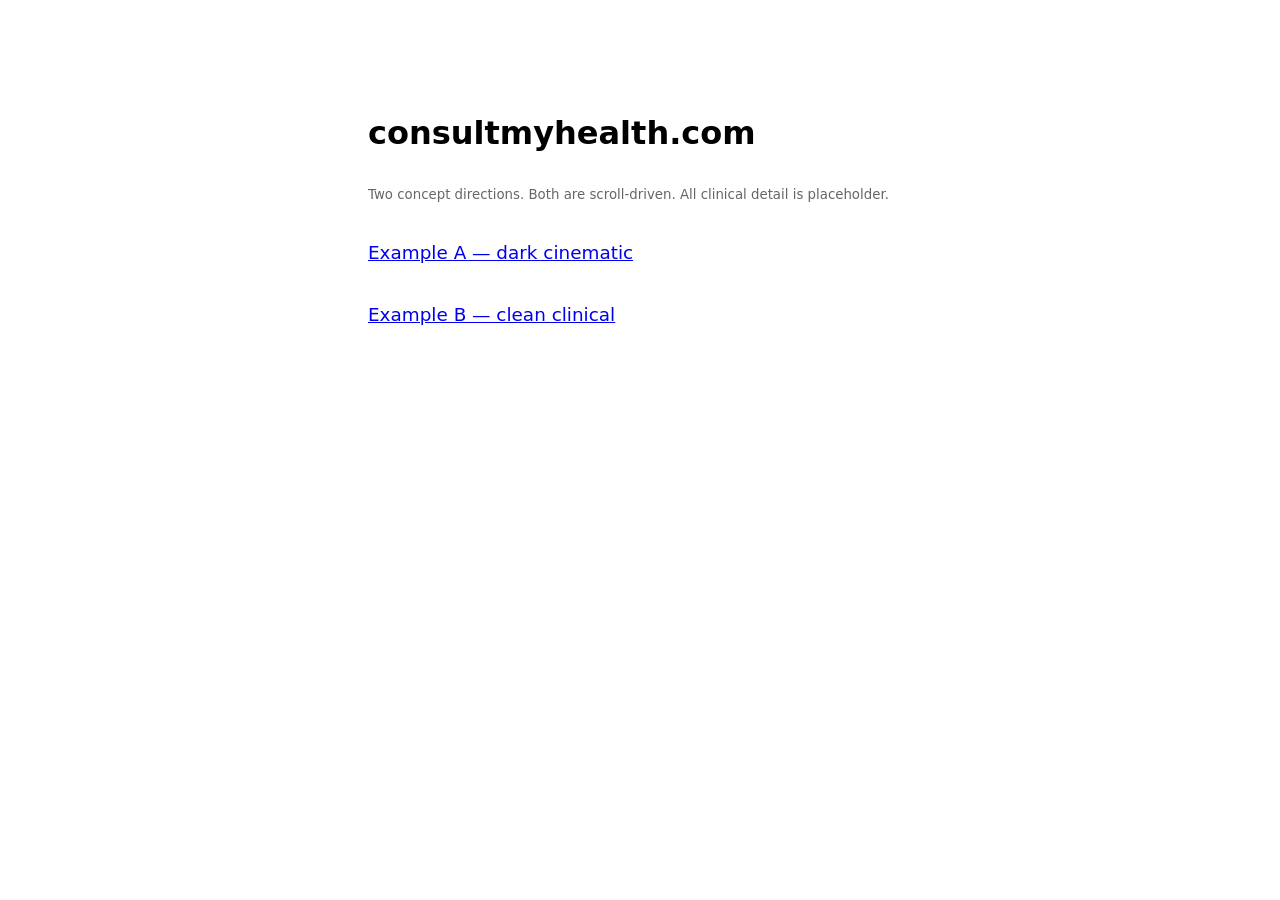
<file: index.html>
<!doctype html><meta charset=utf-8><title>consultmyhealth.com — concepts</title>
<style>body{font:16px/1.6 system-ui;max-width:34rem;margin:12vh auto;padding:0 1.5rem}
a{display:block;padding:1rem 0;font-size:1.15rem}small{color:#666}</style>
<h1>consultmyhealth.com</h1>
<p><small>Two concept directions. Both are scroll-driven. All clinical detail is placeholder.</small></p>
<a href="./a/">Example A — dark cinematic</a>
<a href="./b/">Example B — clean clinical</a>
</file>
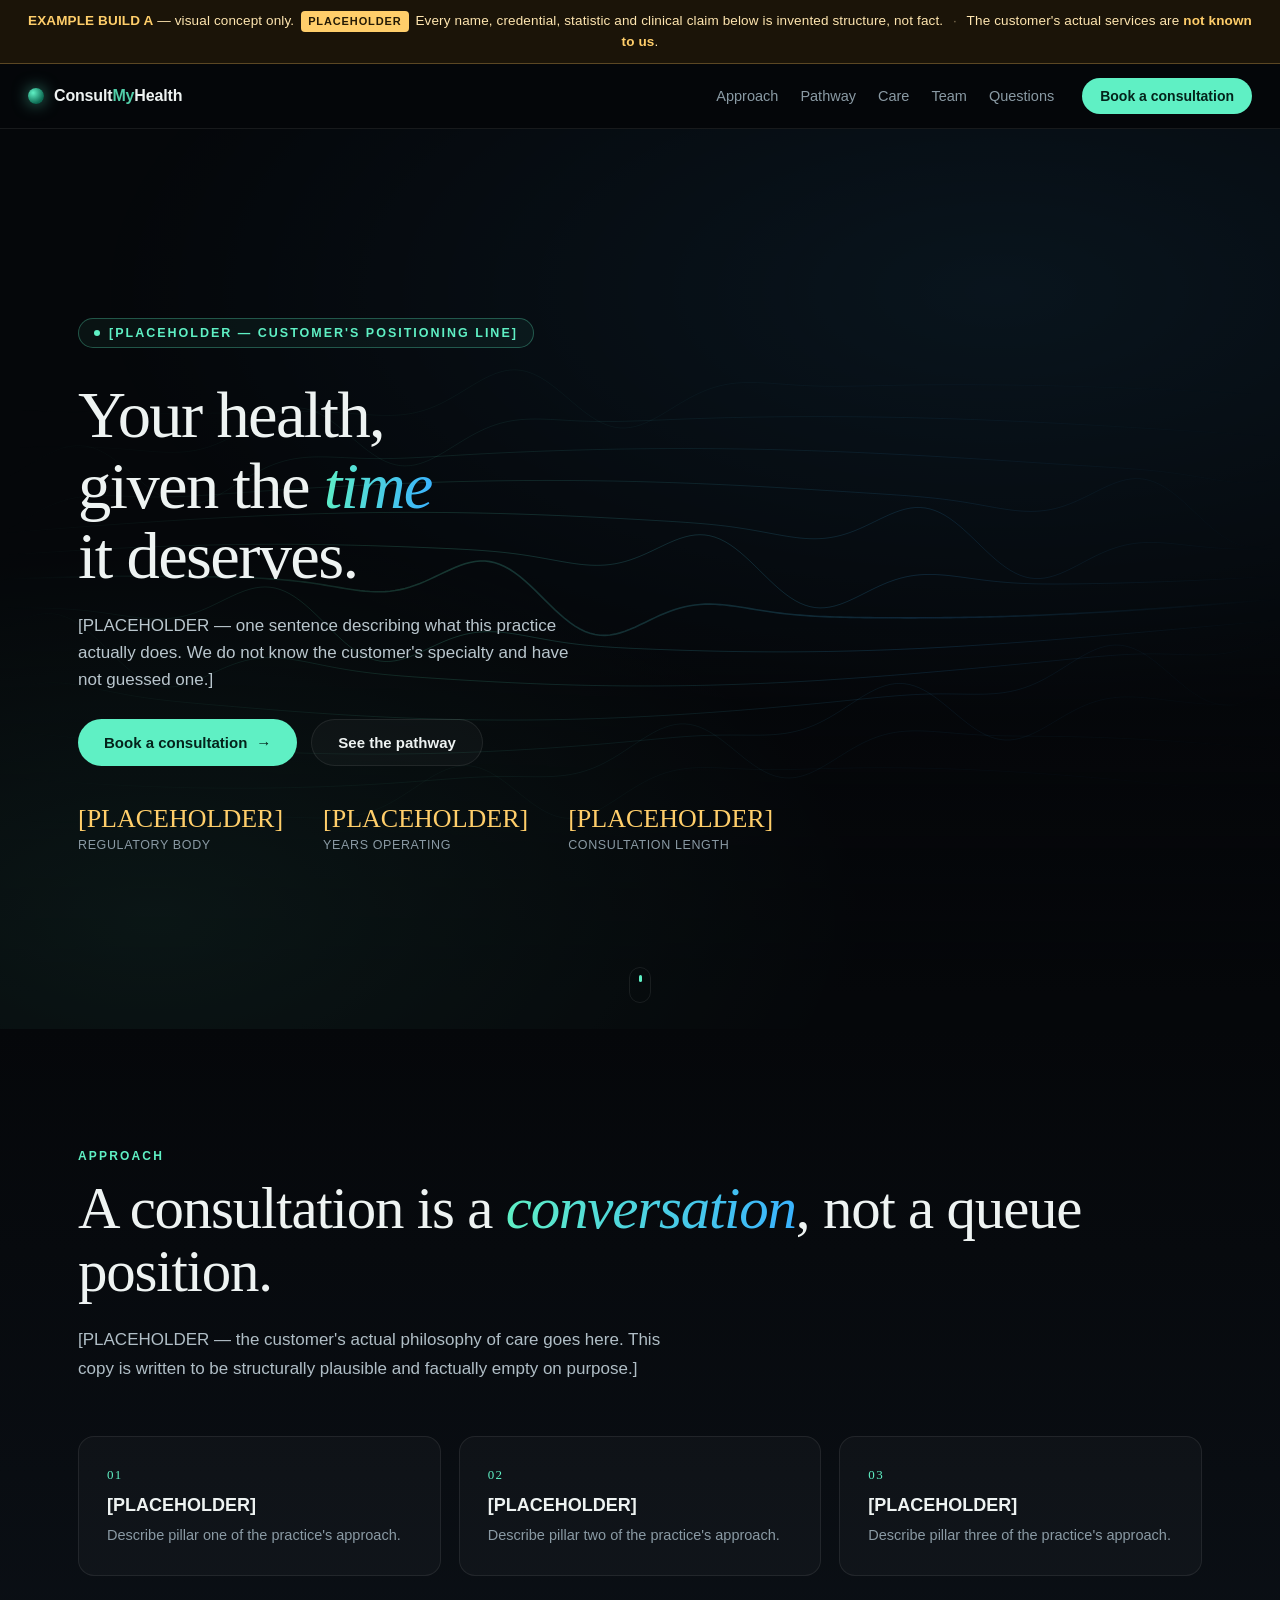
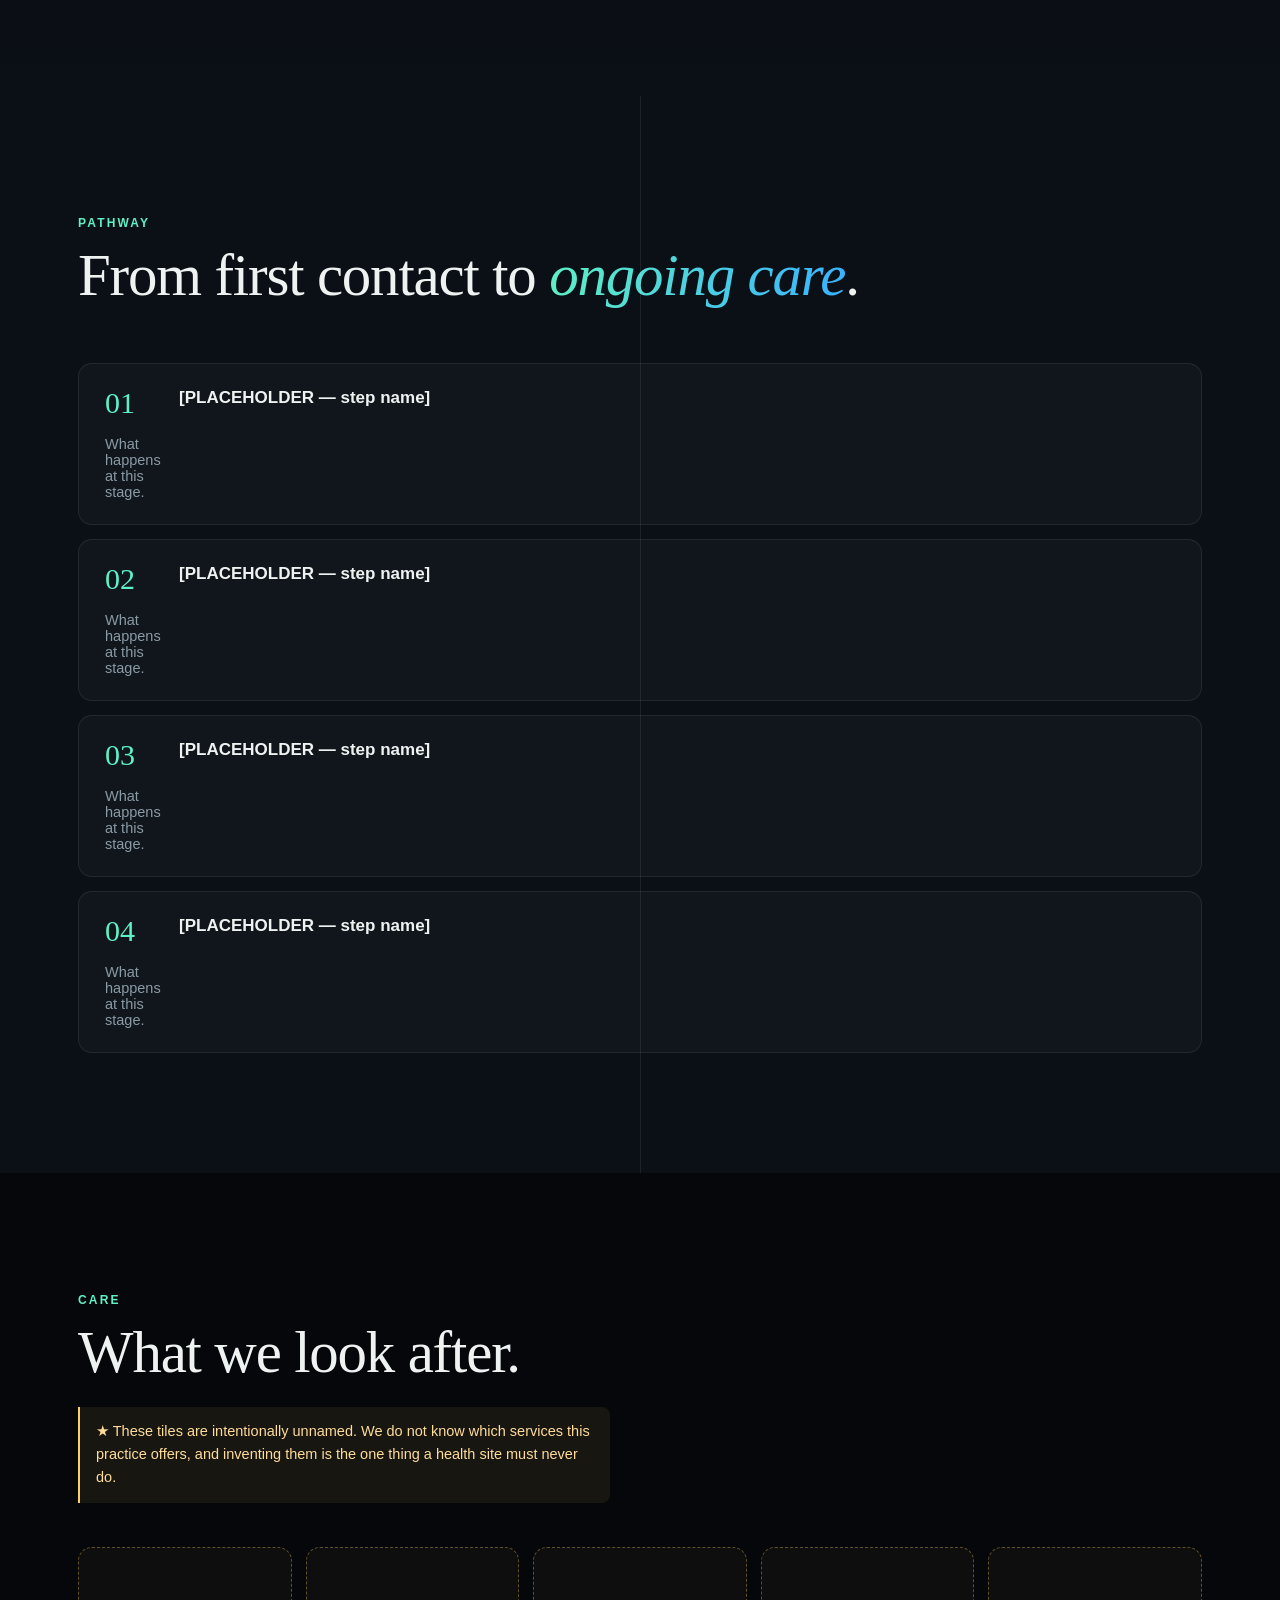
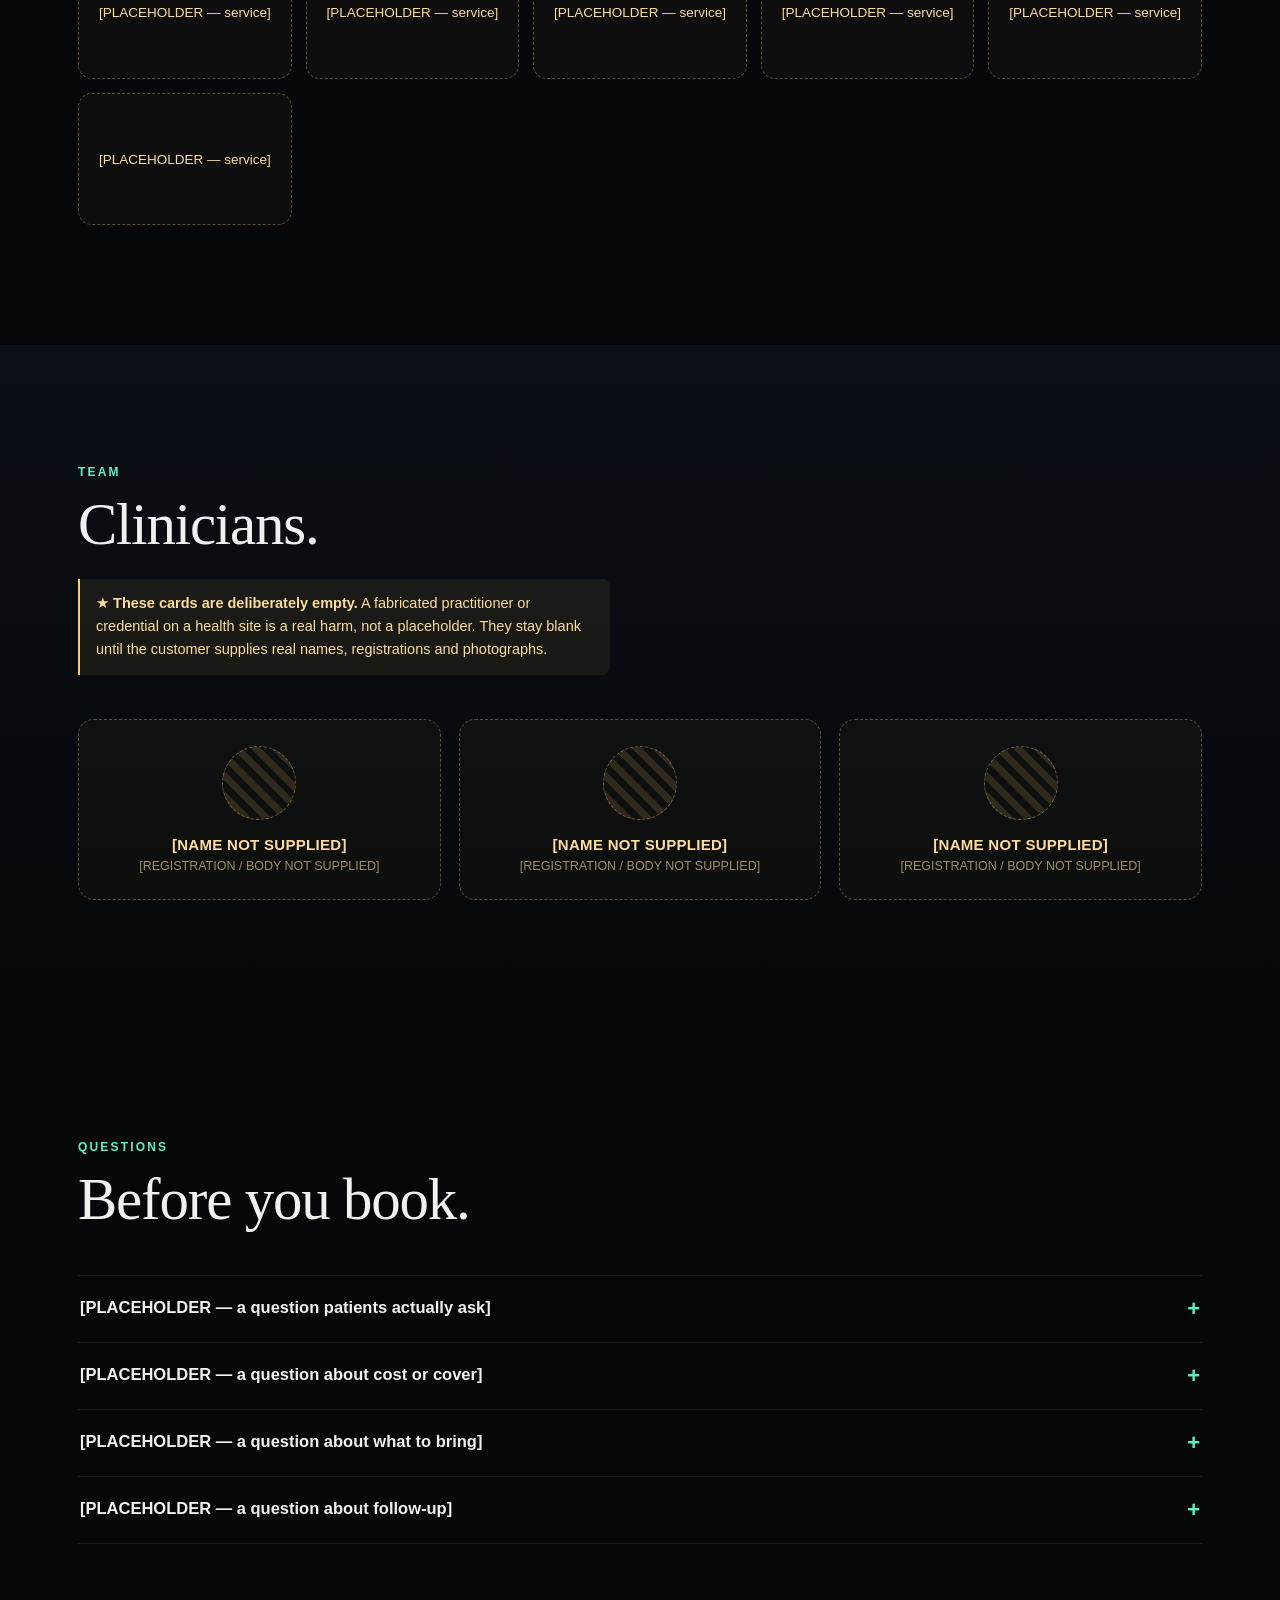
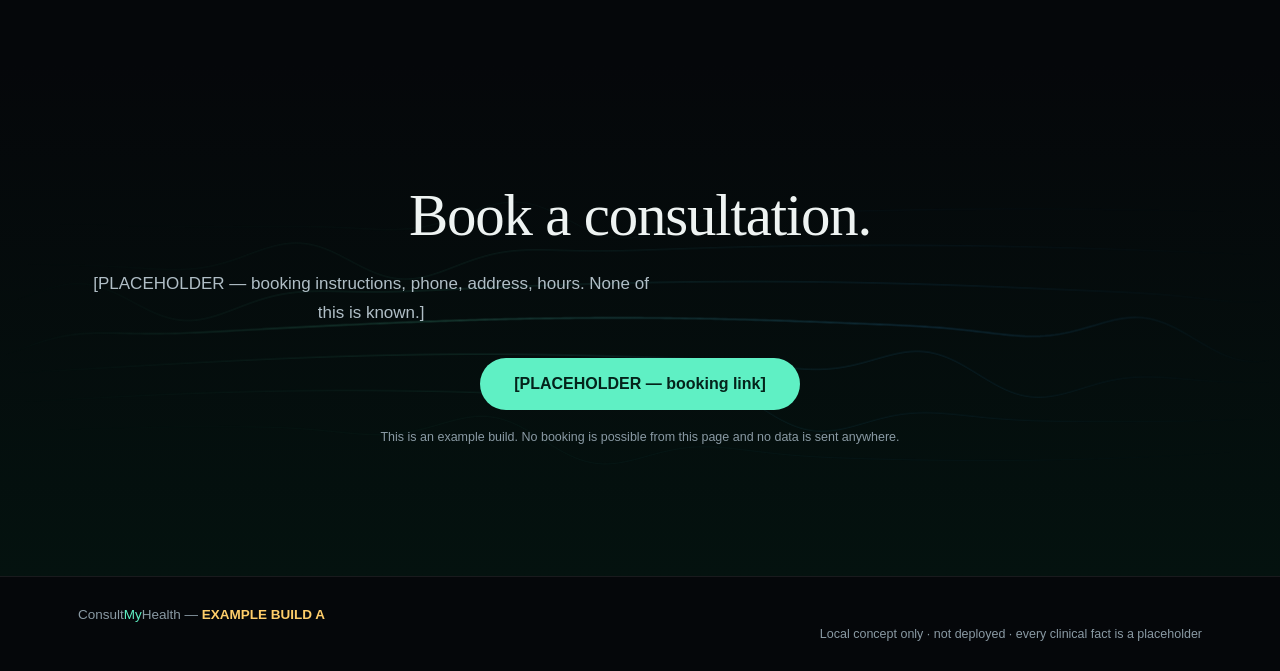
<file: a/index.html>
<!DOCTYPE html>
<html lang="en">
<head>
<meta charset="utf-8">
<meta name="viewport" content="width=device-width,initial-scale=1">
<title>Consult My Health — EXAMPLE BUILD A</title>
<meta name="robots" content="noindex,nofollow">
<link rel="stylesheet" href="style.css">
</head>
<body>

<!-- ============================================================
     ★ EXAMPLE BUILD A. LOCAL ONLY. NOT DEPLOYED.
     ★ EVERY CLINICAL FACT, NAME, CREDENTIAL, NUMBER AND OUTCOME
       ON THIS PAGE IS A PLACEHOLDER. NOTHING HERE IS REAL.
     ★ The business of consultmyhealth.com is UNKNOWN — the live
       domain is a GoDaddy parking page. This build deliberately
       asserts NO specialty, NO business model and NO practitioner.
     ============================================================ -->

<div class="disclosure" role="note">
  <strong>EXAMPLE BUILD A</strong> — visual concept only.
  <span class="chip">PLACEHOLDER</span>
  Every name, credential, statistic and clinical claim below is invented structure, not fact.
  <span class="sep">·</span> The customer's actual services are <strong>not known to us</strong>.
</div>

<header class="nav" id="nav">
  <a class="brand" href="#top">
    <span class="mark" aria-hidden="true"></span>
    <span class="brandtext">Consult<em>My</em>Health</span>
  </a>
  <nav aria-label="Primary">
    <a href="#approach">Approach</a>
    <a href="#pathway">Pathway</a>
    <a href="#care">Care</a>
    <a href="#team">Team</a>
    <a href="#questions">Questions</a>
  </nav>
  <a class="cta" href="#book">Book a consultation</a>
</header>

<!-- ─────────────────── HERO ─────────────────── -->
<section class="hero" id="top">
  <canvas id="pulse" aria-hidden="true"></canvas>
  <div class="herograin" aria-hidden="true"></div>
  <div class="heroinner">
    <p class="eyebrow"><span class="dot"></span>[PLACEHOLDER — customer's positioning line]</p>
    <h1>
      <span class="l" style="--i:0">Your health,</span>
      <span class="l" style="--i:1">given the <em>time</em></span>
      <span class="l" style="--i:2">it deserves.</span>
    </h1>
    <p class="sub">
      [PLACEHOLDER — one sentence describing what this practice actually does.
      We do not know the customer's specialty and have not guessed one.]
    </p>
    <div class="herocta">
      <a class="btn primary" href="#book">Book a consultation <span aria-hidden="true">→</span></a>
      <a class="btn ghost" href="#pathway">See the pathway</a>
    </div>
    <div class="trustrow">
      <div><b>[PLACEHOLDER]</b><span>Regulatory body</span></div>
      <div><b>[PLACEHOLDER]</b><span>Years operating</span></div>
      <div><b>[PLACEHOLDER]</b><span>Consultation length</span></div>
    </div>
  </div>
  <div class="scrollhint" aria-hidden="true"><span></span></div>
</section>

<!-- ─────────────────── APPROACH ─────────────────── -->
<section class="approach" id="approach">
  <div class="wrap">
    <p class="kicker">Approach</p>
    <h2 class="big reveal">A consultation is a <em>conversation</em>, not a queue position.</h2>
    <p class="lede reveal">[PLACEHOLDER — the customer's actual philosophy of care goes here. This copy is
      written to be structurally plausible and factually empty on purpose.]</p>
    <div class="cards">
      <article class="card reveal"><span class="num">01</span><h3>[PLACEHOLDER]</h3>
        <p>Describe pillar one of the practice's approach.</p></article>
      <article class="card reveal"><span class="num">02</span><h3>[PLACEHOLDER]</h3>
        <p>Describe pillar two of the practice's approach.</p></article>
      <article class="card reveal"><span class="num">03</span><h3>[PLACEHOLDER]</h3>
        <p>Describe pillar three of the practice's approach.</p></article>
    </div>
  </div>
</section>

<!-- ─────────────────── PATHWAY (scroll-driven) ─────────────────── -->
<section class="pathway" id="pathway">
  <div class="rail" aria-hidden="true"><i id="railfill"></i></div>
  <div class="wrap">
    <p class="kicker">Pathway</p>
    <h2 class="big">From first contact to <em>ongoing care</em>.</h2>
    <ol class="steps">
      <li class="step"><b>01</b><h3>[PLACEHOLDER — step name]</h3><p>What happens at this stage.</p></li>
      <li class="step"><b>02</b><h3>[PLACEHOLDER — step name]</h3><p>What happens at this stage.</p></li>
      <li class="step"><b>03</b><h3>[PLACEHOLDER — step name]</h3><p>What happens at this stage.</p></li>
      <li class="step"><b>04</b><h3>[PLACEHOLDER — step name]</h3><p>What happens at this stage.</p></li>
    </ol>
  </div>
</section>

<!-- ─────────────────── CARE ─────────────────── -->
<section class="care" id="care">
  <div class="wrap">
    <p class="kicker">Care</p>
    <h2 class="big reveal">What we look after.</h2>
    <p class="warn reveal">★ These tiles are intentionally unnamed. We do not know which services this
      practice offers, and inventing them is the one thing a health site must never do.</p>
    <div class="grid">
      <div class="tile reveal"><span>[PLACEHOLDER — service]</span></div>
      <div class="tile reveal"><span>[PLACEHOLDER — service]</span></div>
      <div class="tile reveal"><span>[PLACEHOLDER — service]</span></div>
      <div class="tile reveal"><span>[PLACEHOLDER — service]</span></div>
      <div class="tile reveal"><span>[PLACEHOLDER — service]</span></div>
      <div class="tile reveal"><span>[PLACEHOLDER — service]</span></div>
    </div>
  </div>
</section>

<!-- ─────────────────── TEAM — DELIBERATELY EMPTY ─────────────────── -->
<section class="team" id="team">
  <div class="wrap">
    <p class="kicker">Team</p>
    <h2 class="big reveal">Clinicians.</h2>
    <p class="warn reveal">★ <strong>These cards are deliberately empty.</strong> A fabricated practitioner
      or credential on a health site is a real harm, not a placeholder. They stay blank until the customer
      supplies real names, registrations and photographs.</p>
    <div class="people">
      <article class="person reveal"><div class="avatar" aria-hidden="true"></div>
        <h3>[NAME NOT SUPPLIED]</h3><p>[REGISTRATION / BODY NOT SUPPLIED]</p></article>
      <article class="person reveal"><div class="avatar" aria-hidden="true"></div>
        <h3>[NAME NOT SUPPLIED]</h3><p>[REGISTRATION / BODY NOT SUPPLIED]</p></article>
      <article class="person reveal"><div class="avatar" aria-hidden="true"></div>
        <h3>[NAME NOT SUPPLIED]</h3><p>[REGISTRATION / BODY NOT SUPPLIED]</p></article>
    </div>
  </div>
</section>

<!-- ─────────────────── QUESTIONS ─────────────────── -->
<section class="faq" id="questions">
  <div class="wrap">
    <p class="kicker">Questions</p>
    <h2 class="big reveal">Before you book.</h2>
    <div class="acc">
      <details><summary>[PLACEHOLDER — a question patients actually ask]</summary>
        <p>[PLACEHOLDER — the practice's real answer.]</p></details>
      <details><summary>[PLACEHOLDER — a question about cost or cover]</summary>
        <p>[PLACEHOLDER — the practice's real answer.]</p></details>
      <details><summary>[PLACEHOLDER — a question about what to bring]</summary>
        <p>[PLACEHOLDER — the practice's real answer.]</p></details>
      <details><summary>[PLACEHOLDER — a question about follow-up]</summary>
        <p>[PLACEHOLDER — the practice's real answer.]</p></details>
    </div>
  </div>
</section>

<!-- ─────────────────── BOOK ─────────────────── -->
<section class="book" id="book">
  <canvas id="pulse2" aria-hidden="true"></canvas>
  <div class="wrap bookinner">
    <h2 class="big reveal">Book a consultation.</h2>
    <p class="lede reveal">[PLACEHOLDER — booking instructions, phone, address, hours. None of this is known.]</p>
    <a class="btn primary big-btn" href="#book">[PLACEHOLDER — booking link]</a>
    <p class="fineprint">This is an example build. No booking is possible from this page and no data is sent anywhere.</p>
  </div>
</section>

<footer>
  <div class="wrap footinner">
    <span>Consult<em>My</em>Health — <b>EXAMPLE BUILD A</b></span>
    <span class="fineprint">Local concept only · not deployed · every clinical fact is a placeholder</span>
  </div>
</footer>

<script src="app.js"></script>
</body>
</html>
</file>
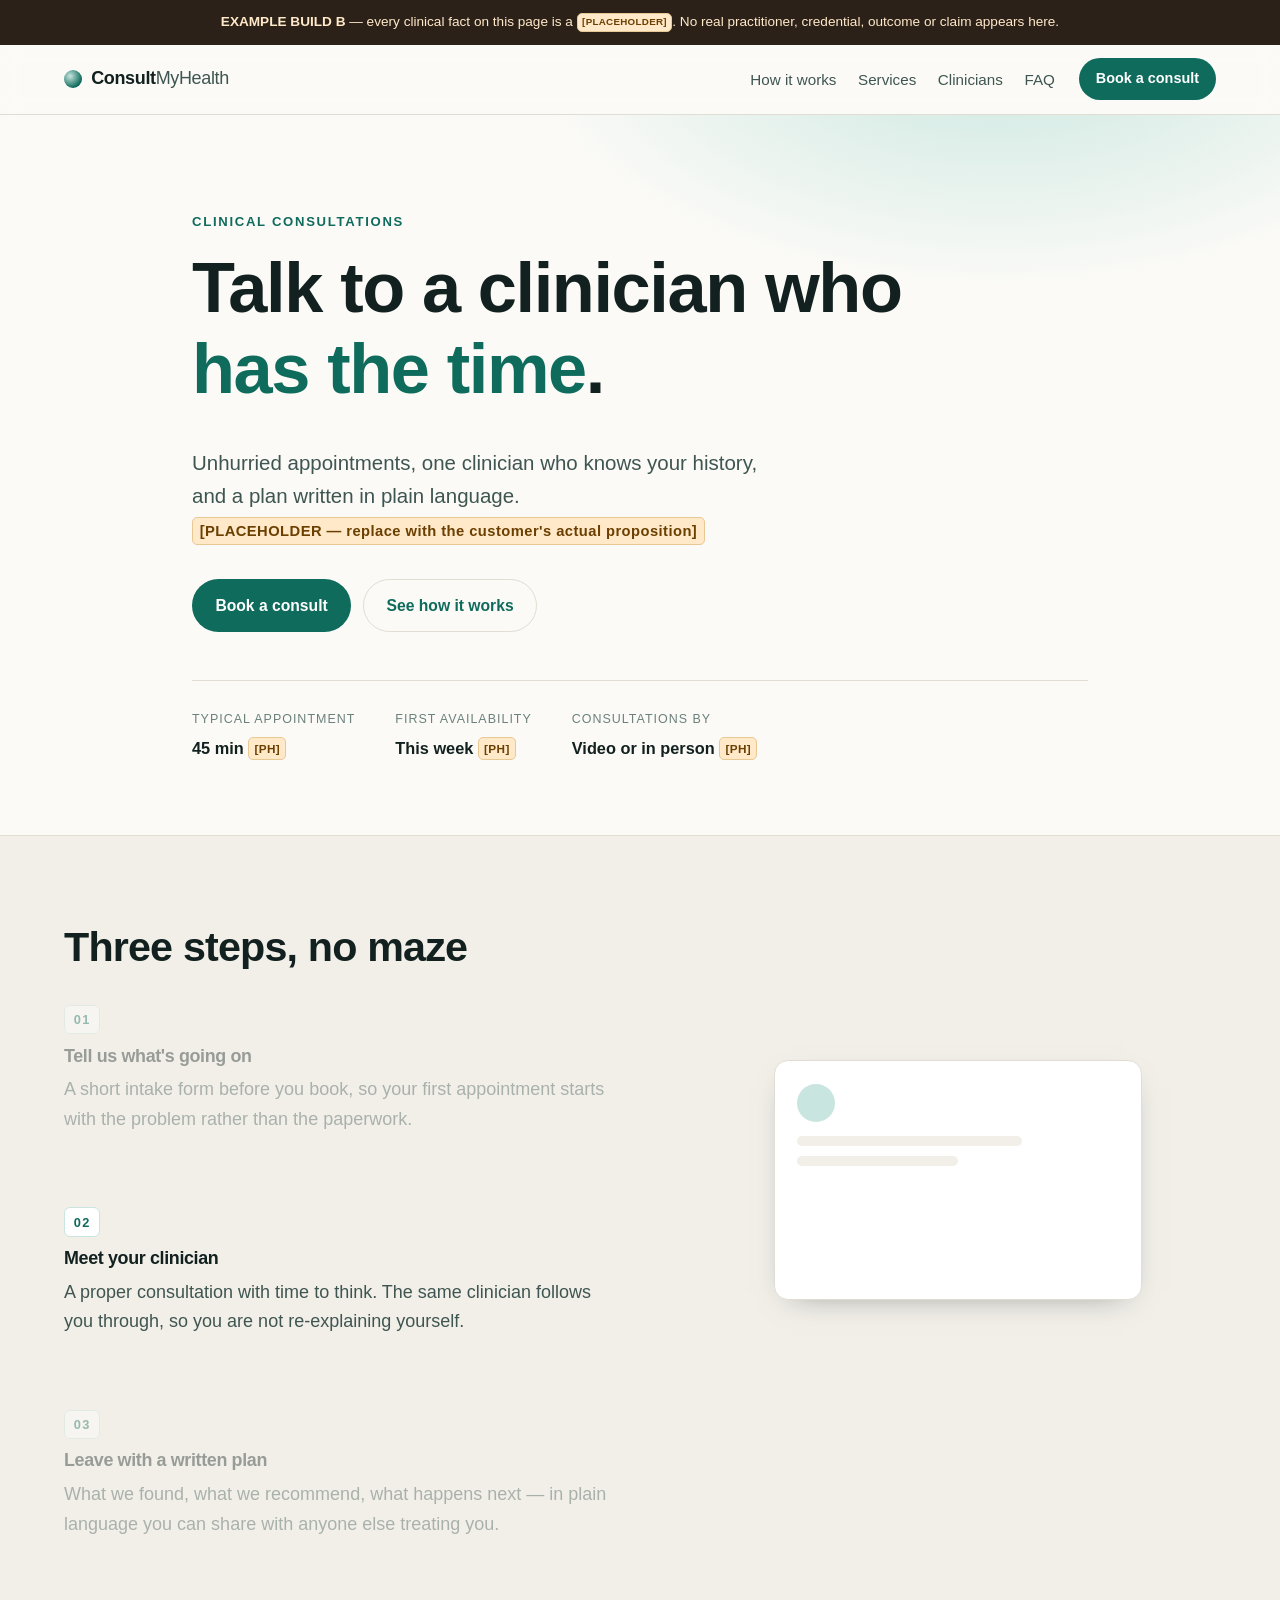
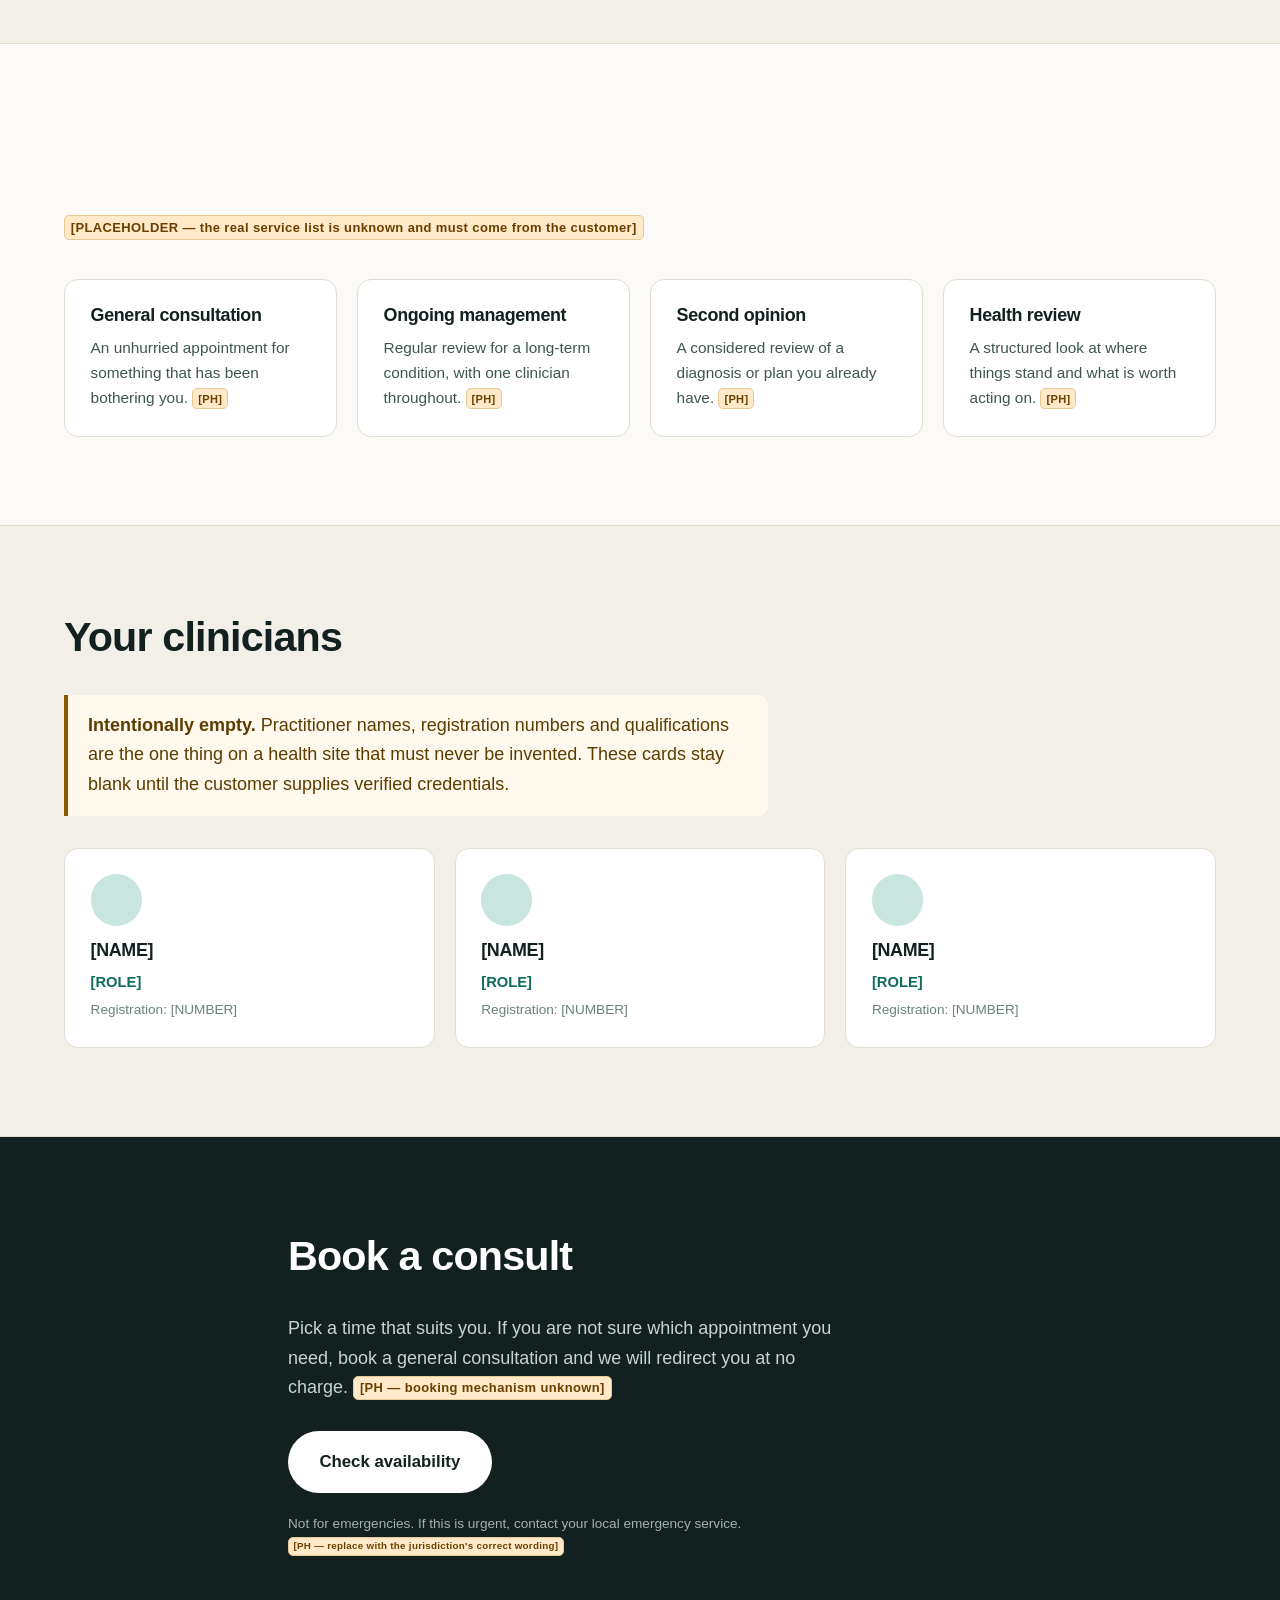
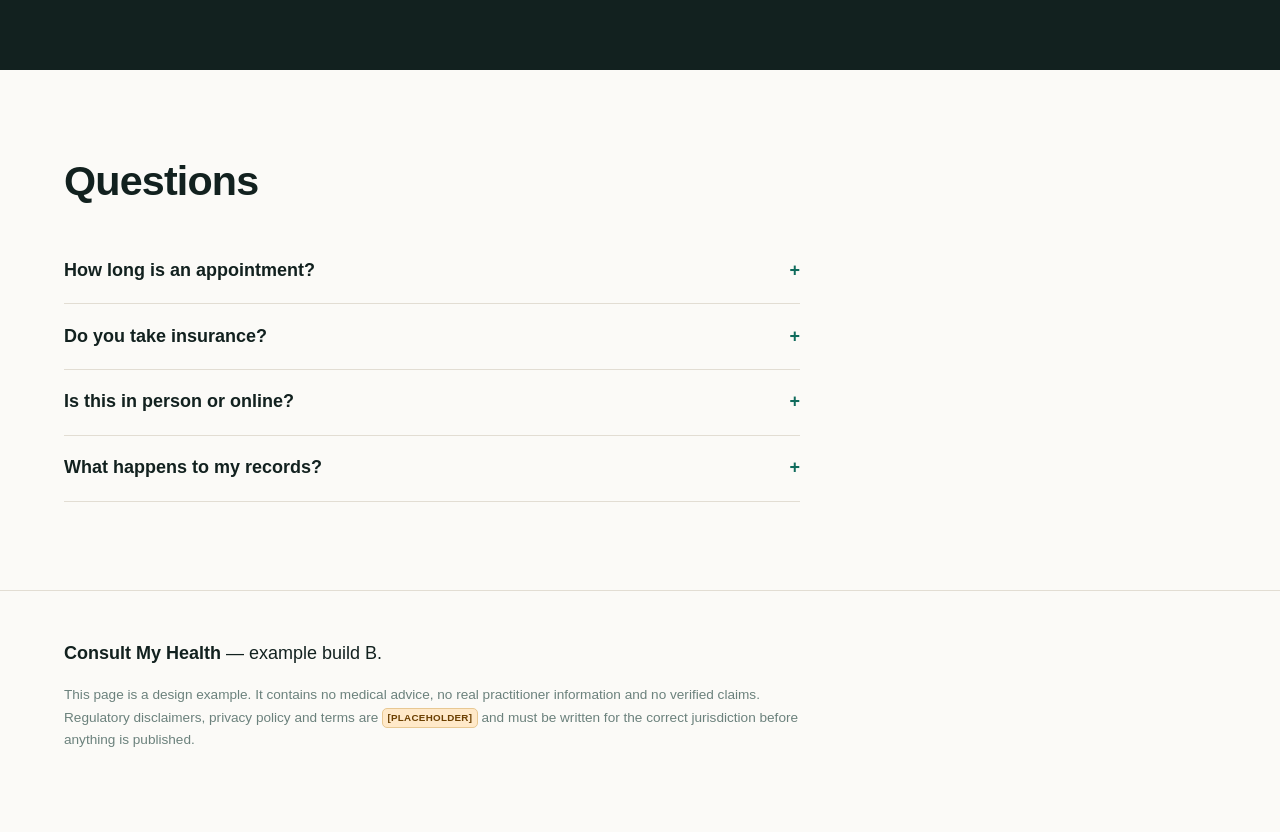
<file: b/index.html>
<!DOCTYPE html>
<html lang="en">
<head>
<meta charset="utf-8">
<meta name="viewport" content="width=device-width,initial-scale=1">
<title>Consult My Health — talk to a clinician, properly</title>
<meta name="description" content="Consult My Health — considered clinical consultations. EXAMPLE SITE B, placeholder content.">
<link rel="stylesheet" href="style.css">
</head>
<body>

<!-- ══ PLACEHOLDER BANNER — deliberately loud, removed only when real copy lands ══ -->
<div class="ph-banner" role="note">
  <strong>EXAMPLE BUILD B</strong> — every clinical fact on this page is a
  <span class="ph-chip">[PLACEHOLDER]</span>. No real practitioner, credential, outcome or claim appears here.
</div>

<a class="skip" href="#main">Skip to content</a>

<header class="site" id="top">
  <div class="wrap nav">
    <a class="brand" href="#top">
      <span class="brand-mark" aria-hidden="true"></span>
      <span>Consult<span class="brand-thin">MyHealth</span></span>
    </a>
    <nav aria-label="Primary">
      <a href="#how">How it works</a>
      <a href="#services">Services</a>
      <a href="#team">Clinicians</a>
      <a href="#faq">FAQ</a>
    </nav>
    <a class="btn btn-sm" href="#book">Book a consult</a>
  </div>
</header>

<!-- scroll progress — communicates position, not decoration -->
<div class="progress" aria-hidden="true"><span></span></div>

<main id="main">

<section class="hero">
  <div class="wrap hero-in">
    <p class="eyebrow reveal">Clinical consultations</p>
    <h1 class="reveal">Talk to a clinician who<br><em>has the time</em>.</h1>
    <p class="lede reveal">
      Unhurried appointments, one clinician who knows your history, and a plan written in plain language.
      <span class="ph-chip">[PLACEHOLDER — replace with the customer's actual proposition]</span>
    </p>
    <div class="cta-row reveal">
      <a class="btn" href="#book">Book a consult</a>
      <a class="btn btn-ghost" href="#how">See how it works</a>
    </div>
    <dl class="facts reveal">
      <div><dt>Typical appointment</dt><dd>45 min <span class="ph-chip">[PH]</span></dd></div>
      <div><dt>First availability</dt><dd>This week <span class="ph-chip">[PH]</span></dd></div>
      <div><dt>Consultations by</dt><dd>Video or in person <span class="ph-chip">[PH]</span></dd></div>
    </dl>
  </div>
  <div class="hero-fade" aria-hidden="true"></div>
</section>

<!-- ══ HOW IT WORKS — the one pinned sequence. Motion carries the sequence. ══ -->
<section id="how" class="how">
  <div class="wrap">
    <h2 class="reveal">Three steps, no maze</h2>
    <div class="steps">
      <ol class="step-list">
        <li class="step" data-step="1">
          <span class="step-n">01</span>
          <h3>Tell us what's going on</h3>
          <p>A short intake form before you book, so your first appointment starts with the problem rather than the paperwork.</p>
        </li>
        <li class="step" data-step="2">
          <span class="step-n">02</span>
          <h3>Meet your clinician</h3>
          <p>A proper consultation with time to think. The same clinician follows you through, so you are not re-explaining yourself.</p>
        </li>
        <li class="step" data-step="3">
          <span class="step-n">03</span>
          <h3>Leave with a written plan</h3>
          <p>What we found, what we recommend, what happens next — in plain language you can share with anyone else treating you.</p>
        </li>
      </ol>
      <div class="step-visual" aria-hidden="true">
        <div class="card-stack">
          <div class="pcard" data-card="1"><div class="pline w60"></div><div class="pline w90"></div><div class="pline w75"></div><div class="pline w40"></div></div>
          <div class="pcard" data-card="2"><div class="pavatar"></div><div class="pline w70"></div><div class="pline w50"></div></div>
          <div class="pcard" data-card="3"><div class="pline w80 strong"></div><div class="pline w95"></div><div class="pline w85"></div><div class="ptick">✓</div></div>
        </div>
      </div>
    </div>
  </div>
</section>

<section id="services" class="services">
  <div class="wrap">
    <h2 class="reveal">What we help with</h2>
    <p class="sub reveal">
      <span class="ph-chip">[PLACEHOLDER — the real service list is unknown and must come from the customer]</span>
    </p>
    <div class="grid">
      <article class="card reveal"><h3>General consultation</h3><p>An unhurried appointment for something that has been bothering you. <span class="ph-chip">[PH]</span></p></article>
      <article class="card reveal"><h3>Ongoing management</h3><p>Regular review for a long-term condition, with one clinician throughout. <span class="ph-chip">[PH]</span></p></article>
      <article class="card reveal"><h3>Second opinion</h3><p>A considered review of a diagnosis or plan you already have. <span class="ph-chip">[PH]</span></p></article>
      <article class="card reveal"><h3>Health review</h3><p>A structured look at where things stand and what is worth acting on. <span class="ph-chip">[PH]</span></p></article>
    </div>
  </div>
</section>

<section id="team" class="team">
  <div class="wrap">
    <h2 class="reveal">Your clinicians</h2>
    <div class="warn reveal">
      <strong>Intentionally empty.</strong> Practitioner names, registration numbers and qualifications are
      the one thing on a health site that must never be invented. These cards stay blank until the customer
      supplies verified credentials.
    </div>
    <div class="grid grid-3">
      <article class="card person reveal"><div class="pavatar big"></div><h3>[NAME]</h3><p class="role">[ROLE]</p><p class="reg">Registration: [NUMBER]</p></article>
      <article class="card person reveal"><div class="pavatar big"></div><h3>[NAME]</h3><p class="role">[ROLE]</p><p class="reg">Registration: [NUMBER]</p></article>
      <article class="card person reveal"><div class="pavatar big"></div><h3>[NAME]</h3><p class="role">[ROLE]</p><p class="reg">Registration: [NUMBER]</p></article>
    </div>
  </div>
</section>

<section id="book" class="book">
  <div class="wrap book-in">
    <h2 class="reveal">Book a consult</h2>
    <p class="reveal">Pick a time that suits you. If you are not sure which appointment you need, book a general consultation and we will redirect you at no charge. <span class="ph-chip">[PH — booking mechanism unknown]</span></p>
    <a class="btn btn-lg reveal" href="#">Check availability</a>
    <p class="micro reveal">Not for emergencies. If this is urgent, contact your local emergency service. <span class="ph-chip">[PH — replace with the jurisdiction's correct wording]</span></p>
  </div>
</section>

<section id="faq" class="faq">
  <div class="wrap">
    <h2 class="reveal">Questions</h2>
    <details class="reveal"><summary>How long is an appointment?</summary><p>[PLACEHOLDER]</p></details>
    <details class="reveal"><summary>Do you take insurance?</summary><p>[PLACEHOLDER]</p></details>
    <details class="reveal"><summary>Is this in person or online?</summary><p>[PLACEHOLDER]</p></details>
    <details class="reveal"><summary>What happens to my records?</summary><p>[PLACEHOLDER — data handling must be written by someone who knows the applicable regime]</p></details>
  </div>
</section>

</main>

<footer class="site-foot">
  <div class="wrap">
    <p><strong>Consult My Health</strong> — example build B.</p>
    <p class="micro">
      This page is a design example. It contains no medical advice, no real practitioner information and no
      verified claims. Regulatory disclaimers, privacy policy and terms are <span class="ph-chip">[PLACEHOLDER]</span>
      and must be written for the correct jurisdiction before anything is published.
    </p>
  </div>
</footer>

<script src="app.js"></script>
</body>
</html>
</file>
<file: a/style.css>
/* ★ EXAMPLE BUILD A — showpiece. Zero dependencies, no build step, no network calls.
   ★ Deliberately distinct from BUILD B (restrained clinical, off-white/teal) and from
     valleytrim.com (warm editorial, forest green/cream serif). This is the dark cinematic one. */

:root{
  --ink:#05070a;          /* near-black ground */
  --ink2:#0b1016;
  --paper:#eef3f2;
  --mute:#8a9aa4;
  --glow:#5ff0c4;         /* luminous mint — the single accent */
  --glow2:#39b2ff;
  --warn:#ffce6a;
  --edge:rgba(255,255,255,.08);
  --maxw:1180px;
  --serif:"Iowan Old Style","Palatino Linotype",Palatino,Georgia,serif;
  --sans:-apple-system,BlinkMacSystemFont,"Segoe UI",Inter,Helvetica,Arial,sans-serif;
}
*{box-sizing:border-box}
html{scroll-behavior:smooth}
body{
  margin:0;background:var(--ink);color:var(--paper);
  font-family:var(--sans);-webkit-font-smoothing:antialiased;
  overflow-x:hidden;
}
.wrap{max-width:var(--maxw);margin:0 auto;padding:0 28px}
em{font-style:italic}

/* ── disclosure banner: louder than B's, on purpose ── */
.disclosure{
  position:relative;z-index:60;background:#1b1408;color:#ffe6b0;
  border-bottom:1px solid rgba(255,206,106,.28);
  font-size:13.5px;line-height:1.5;padding:11px 20px;text-align:center;letter-spacing:.01em;
}
.disclosure strong{color:var(--warn)}
.chip{
  display:inline-block;background:var(--warn);color:#241a05;font-weight:700;
  font-size:11px;letter-spacing:.08em;padding:2px 7px;border-radius:4px;margin:0 3px;
}
.sep{opacity:.45;margin:0 6px}

/* ── nav ── */
.nav{
  position:sticky;top:0;z-index:50;display:flex;align-items:center;gap:28px;
  padding:14px 28px;background:rgba(5,7,10,.72);backdrop-filter:blur(14px);
  border-bottom:1px solid var(--edge);
}
.brand{display:flex;align-items:center;gap:10px;text-decoration:none;color:var(--paper);font-weight:600}
.mark{
  width:16px;height:16px;border-radius:50%;
  background:radial-gradient(circle at 32% 30%,var(--glow),#0d6b53 70%);
  box-shadow:0 0 16px rgba(95,240,196,.55);
}
.brandtext{letter-spacing:-.01em}
.brandtext em{color:var(--glow);font-style:normal;opacity:.85}
.nav nav{display:flex;gap:22px;margin-left:auto}
.nav nav a{color:var(--mute);text-decoration:none;font-size:14.5px;transition:color .2s}
.nav nav a:hover{color:var(--paper)}
.cta{
  background:var(--glow);color:#04231b;text-decoration:none;font-weight:650;font-size:14px;
  padding:10px 18px;border-radius:999px;transition:transform .2s,box-shadow .2s;
  box-shadow:0 0 0 rgba(95,240,196,0);
}
.cta:hover{transform:translateY(-1px);box-shadow:0 6px 26px rgba(95,240,196,.32)}

/* ── hero ── */
.hero{position:relative;min-height:100vh;padding:40px 0;display:flex;align-items:center;overflow:hidden}
#pulse,#pulse2{position:absolute;inset:0;width:100%;height:100%;display:block}
.herograin{
  position:absolute;inset:0;pointer-events:none;opacity:.5;
  background:
    radial-gradient(120% 80% at 78% 18%,rgba(57,178,255,.16),transparent 60%),
    radial-gradient(90% 70% at 12% 88%,rgba(95,240,196,.13),transparent 62%),
    linear-gradient(180deg,transparent 55%,var(--ink) 96%);
}
.heroinner{position:relative;z-index:3;max-width:var(--maxw);margin:0 auto;padding:0 28px;width:100%}
.eyebrow{
  display:inline-flex;align-items:center;gap:9px;color:var(--glow);
  font-size:12.5px;letter-spacing:.16em;text-transform:uppercase;font-weight:600;
  border:1px solid rgba(95,240,196,.3);border-radius:999px;padding:7px 15px;background:rgba(95,240,196,.05);
}
.dot{width:6px;height:6px;border-radius:50%;background:var(--glow);animation:blip 2.4s ease-in-out infinite}
@keyframes blip{0%,100%{opacity:.35;transform:scale(.8)}50%{opacity:1;transform:scale(1.25)}}
h1{
  font-family:var(--serif);font-weight:400;letter-spacing:-.025em;
  font-size:clamp(38px,5.2vw,72px);line-height:1.06;margin:20px 0 0;
}
h1 .l{display:block;opacity:0;transform:translateY(26px);
  animation:rise .95s cubic-bezier(.16,.84,.32,1) forwards;animation-delay:calc(var(--i)*.13s + .15s)}
h1 em{
  font-style:italic;
  background:linear-gradient(96deg,var(--glow),var(--glow2));
  -webkit-background-clip:text;background-clip:text;color:transparent;
}
@keyframes rise{to{opacity:1;transform:none}}
.sub{max-width:54ch;color:#b9c6cd;font-size:clamp(14.5px,1.35vw,17px);line-height:1.6;margin:20px 0 0;
  opacity:0;animation:rise .9s ease forwards;animation-delay:.62s}
.herocta{display:flex;gap:14px;flex-wrap:wrap;margin-top:26px;opacity:0;
  animation:rise .9s ease forwards;animation-delay:.76s}
.btn{text-decoration:none;font-weight:650;font-size:15px;padding:14px 26px;border-radius:999px;
  display:inline-flex;align-items:center;gap:9px;transition:transform .2s,box-shadow .2s,background .2s}
.btn.primary{background:var(--glow);color:#04231b}
.btn.primary:hover{transform:translateY(-2px);box-shadow:0 10px 34px rgba(95,240,196,.34)}
.btn.ghost{border:1px solid var(--edge);color:var(--paper);background:rgba(255,255,255,.03)}
.btn.ghost:hover{background:rgba(255,255,255,.08)}
.trustrow{display:flex;gap:40px;flex-wrap:wrap;margin-top:38px;opacity:0;
  animation:rise .9s ease forwards;animation-delay:.9s}
.trustrow div{display:flex;flex-direction:column;gap:4px}
.trustrow b{font-family:var(--serif);font-size:26px;color:var(--warn);font-weight:400}
.trustrow span{font-size:12.5px;color:var(--mute);letter-spacing:.05em;text-transform:uppercase}
.scrollhint{position:absolute;bottom:26px;left:50%;transform:translateX(-50%);z-index:4;
  width:22px;height:36px;border:1px solid var(--edge);border-radius:12px}
.scrollhint span{display:block;width:3px;height:7px;border-radius:2px;background:var(--glow);
  margin:7px auto;animation:drop 1.9s ease-in-out infinite}
@keyframes drop{0%{opacity:0;transform:translateY(0)}40%{opacity:1}100%{opacity:0;transform:translateY(13px)}}

/* ── shared section furniture ── */
section{position:relative;padding:120px 0}
.kicker{color:var(--glow);font-size:12px;letter-spacing:.18em;text-transform:uppercase;
  font-weight:650;margin:0 0 14px}
.big{font-family:var(--serif);font-weight:400;letter-spacing:-.02em;
  font-size:clamp(32px,4.6vw,60px);line-height:1.08;margin:0}
.big em{font-style:italic;background:linear-gradient(96deg,var(--glow),var(--glow2));
  -webkit-background-clip:text;background-clip:text;color:transparent}
.lede{max-width:62ch;color:#b0bec6;font-size:17px;line-height:1.7;margin:22px 0 0}
.warn{max-width:66ch;color:#ffdc9a;background:rgba(255,206,106,.07);
  border-left:2px solid var(--warn);padding:13px 16px;border-radius:0 8px 8px 0;
  font-size:14.5px;line-height:1.6;margin:22px 0 0}
.reveal{opacity:0;transform:translateY(22px);transition:opacity .8s ease,transform .8s cubic-bezier(.16,.84,.32,1)}
.reveal.in{opacity:1;transform:none}

/* ── approach ── */
.approach{background:linear-gradient(180deg,var(--ink),var(--ink2))}
.cards{display:grid;grid-template-columns:repeat(auto-fit,minmax(250px,1fr));gap:18px;margin-top:52px}
.card{background:rgba(255,255,255,.028);border:1px solid var(--edge);border-radius:16px;padding:28px;
  transition:transform .35s,border-color .35s,background .35s}
.card:hover{transform:translateY(-5px);border-color:rgba(95,240,196,.34);background:rgba(95,240,196,.05)}
.card .num{font-family:var(--serif);font-size:13px;color:var(--glow);letter-spacing:.1em}
.card h3{margin:12px 0 8px;font-size:18px;font-weight:600}
.card p{margin:0;color:var(--mute);font-size:14.5px;line-height:1.6}

/* ── pathway ── */
.pathway{background:var(--ink2)}
.rail{position:absolute;left:50%;top:0;bottom:0;width:1px;background:var(--edge)}
.rail i{position:absolute;top:0;left:0;width:100%;height:0;
  background:linear-gradient(180deg,var(--glow),var(--glow2));box-shadow:0 0 14px rgba(95,240,196,.5)}
.steps{list-style:none;padding:0;margin:56px 0 0;display:grid;gap:14px}
.step{background:rgba(255,255,255,.028);border:1px solid var(--edge);border-radius:14px;
  padding:24px 26px;display:grid;grid-template-columns:56px 1fr;gap:18px;align-items:start;
  opacity:0;transform:translateX(-18px);transition:all .7s cubic-bezier(.16,.84,.32,1)}
.step.in{opacity:1;transform:none}
.step b{font-family:var(--serif);font-size:30px;color:var(--glow);font-weight:400;line-height:1}
.step h3{margin:0 0 6px;font-size:17px;font-weight:600}
.step p{margin:0;color:var(--mute);font-size:14.5px}

/* ── care ── */
.grid{display:grid;grid-template-columns:repeat(auto-fit,minmax(200px,1fr));gap:14px;margin-top:44px}
.tile{aspect-ratio:1/.62;border:1px dashed rgba(255,206,106,.34);border-radius:14px;
  display:grid;place-items:center;background:rgba(255,206,106,.035);
  color:#ffdc9a;font-size:13.5px;text-align:center;padding:16px;transition:transform .3s,background .3s}
.tile:hover{transform:translateY(-4px);background:rgba(255,206,106,.07)}

/* ── team ── */
.team{background:linear-gradient(180deg,var(--ink2),var(--ink))}
.people{display:grid;grid-template-columns:repeat(auto-fit,minmax(230px,1fr));gap:18px;margin-top:44px}
.person{border:1px dashed rgba(255,206,106,.34);border-radius:16px;padding:26px;text-align:center;
  background:rgba(255,206,106,.03)}
.avatar{width:74px;height:74px;border-radius:50%;margin:0 auto 16px;
  background:repeating-linear-gradient(45deg,rgba(255,206,106,.14) 0 7px,transparent 7px 14px);
  border:1px dashed rgba(255,206,106,.38)}
.person h3{margin:0 0 6px;font-size:15px;color:#ffdc9a;font-weight:600;letter-spacing:.02em}
.person p{margin:0;font-size:12.5px;color:rgba(255,220,154,.62)}

/* ── faq ── */
.acc{margin-top:44px;border-top:1px solid var(--edge)}
details{border-bottom:1px solid var(--edge)}
summary{cursor:pointer;padding:22px 2px;font-size:16.5px;font-weight:550;list-style:none;
  display:flex;justify-content:space-between;gap:20px;transition:color .2s}
summary::-webkit-details-marker{display:none}
summary::after{content:"+";color:var(--glow);font-size:22px;line-height:1;transition:transform .25s}
details[open] summary::after{transform:rotate(45deg)}
summary:hover{color:var(--glow)}
details p{margin:0 0 22px;color:var(--mute);font-size:15px;line-height:1.7;max-width:70ch}

/* ── book ── */
.book{position:relative;overflow:hidden;text-align:center;
  background:linear-gradient(180deg,var(--ink),#04120f)}
.bookinner{position:relative;z-index:3}
.big-btn{margin-top:30px;font-size:16px;padding:17px 34px}
.fineprint{color:var(--mute);font-size:12.5px;margin-top:20px}

footer{border-top:1px solid var(--edge);padding:30px 0;background:var(--ink)}
.footinner{display:flex;justify-content:space-between;gap:18px;flex-wrap:wrap;
  font-size:13.5px;color:var(--mute)}
.footinner em{color:var(--glow);font-style:normal}
.footinner b{color:var(--warn)}

@media (max-width:760px){
  .nav nav{display:none}
  .rail{left:22px}
  section{padding:84px 0}
  .trustrow{gap:26px}
}
@media (prefers-reduced-motion:reduce){
  *{animation:none!important;transition:none!important}
  .reveal,.step{opacity:1;transform:none}
  h1 .l,.sub,.herocta,.trustrow{opacity:1;transform:none}
}
</file>
<file: b/style.css>
/* Consult My Health — example build B
   Angle: clean + credible. Restrained, fast, legible. Zero dependencies.
   Motion is scroll-driven but SUBORDINATE to reading. All of it is disabled
   under prefers-reduced-motion — on a health site that is a requirement, not a courtesy. */

:root{
  --ink:#12211f;         /* near-black with a green cast, softer than #000 on white */
  --ink-2:#3f5551;
  --ink-3:#6b817c;
  --paper:#fbfaf7;       /* warm off-white — clinical without being cold */
  --paper-2:#f2efe9;
  --line:#e2ddd3;
  --accent:#0f6b5c;      /* deep teal — passes AA on paper at body size */
  --accent-2:#c8e6df;
  --warn:#8a5a00;
  --radius:14px;
  --measure:34rem;       /* reading measure — the single biggest legibility lever */
  --step:clamp(1rem,0.9rem + 0.4vw,1.125rem);
}

*{box-sizing:border-box}
html{scroll-behavior:smooth}
body{
  margin:0; background:var(--paper); color:var(--ink);
  font:var(--step)/1.65 ui-sans-serif,-apple-system,"Segoe UI",Roboto,Helvetica,Arial,sans-serif;
  -webkit-font-smoothing:antialiased; text-rendering:optimizeLegibility;
}
.wrap{width:min(72rem,calc(100% - 3rem)); margin-inline:auto}
h1,h2,h3{line-height:1.15; letter-spacing:-0.02em; margin:0 0 .5em}
h1{font-size:clamp(2.4rem,1.6rem + 3.6vw,4.4rem); font-weight:680}
h1 em{font-style:normal; color:var(--accent)}
h2{font-size:clamp(1.7rem,1.3rem + 1.6vw,2.6rem); font-weight:660; margin-bottom:.8em}
h3{font-size:1.12rem; font-weight:640}
p{margin:0 0 1rem; max-width:var(--measure)}
a{color:inherit}

.skip{position:absolute;left:-9999px}
.skip:focus{left:1rem;top:1rem;z-index:99;background:#fff;padding:.6rem 1rem;border-radius:8px}
:focus-visible{outline:3px solid var(--accent); outline-offset:3px; border-radius:4px}

/* ── placeholder signalling — must be impossible to mistake for real copy ── */
.ph-banner{
  background:#2b2118; color:#ffe9c9; font-size:.85rem; padding:.7rem 1.25rem; text-align:center;
  position:sticky; top:0; z-index:60;
}
.ph-chip{
  display:inline-block; background:#ffe9c9; color:#6b3f00; border:1px solid #e8c893;
  font-size:.72em; font-weight:700; letter-spacing:.03em; padding:.05em .45em;
  border-radius:5px; white-space:nowrap; vertical-align:.08em;
}
.warn{
  border-left:4px solid var(--warn); background:#fff8ec; color:#5c3d00;
  padding:1rem 1.25rem; border-radius:0 10px 10px 0; max-width:44rem; margin:0 0 2rem;
}

/* ── header ── */
.site{position:sticky; top:2.6rem; z-index:50; backdrop-filter:saturate(1.4) blur(10px);
  background:color-mix(in srgb,var(--paper) 82%,transparent); border-bottom:1px solid var(--line)}
.nav{display:flex; align-items:center; gap:1.5rem; padding:.85rem 0}
.brand{display:flex; align-items:center; gap:.55rem; font-weight:680; text-decoration:none; letter-spacing:-.02em}
.brand-thin{font-weight:420; color:var(--ink-2)}
.brand-mark{width:1.15rem;height:1.15rem;border-radius:50%;
  background:radial-gradient(circle at 34% 34%,var(--accent-2),var(--accent) 70%)}
.nav nav{display:flex; gap:1.35rem; margin-left:auto; font-size:.95rem}
.nav nav a{color:var(--ink-2); text-decoration:none}
.nav nav a:hover{color:var(--accent)}

/* ── buttons ── */
.btn{display:inline-block; background:var(--accent); color:#fff; text-decoration:none;
  padding:.8rem 1.4rem; border-radius:999px; font-weight:600; font-size:.98rem;
  border:1px solid transparent; transition:transform .15s ease, background .15s ease}
.btn:hover{background:#0c5749; transform:translateY(-1px)}
.btn-sm{padding:.5rem 1rem; font-size:.9rem}
.btn-lg{padding:1rem 1.9rem; font-size:1.05rem}
.btn-ghost{background:transparent; color:var(--accent); border-color:var(--line)}
.btn-ghost:hover{background:var(--paper-2)}

/* ── scroll progress: position feedback, not ornament ── */
.progress{position:fixed; top:0; left:0; right:0; height:2px; z-index:70; background:transparent}
.progress span{display:block; height:100%; width:0; background:var(--accent)}

/* ── hero ── */
.hero{position:relative; padding:6rem 0 4.5rem;
  background:
    radial-gradient(48rem 26rem at 78% -12%, var(--accent-2) 0%, transparent 62%),
    linear-gradient(var(--paper), var(--paper))}
.hero-in{max-width:56rem}
.eyebrow{font-size:.82rem; letter-spacing:.13em; text-transform:uppercase; color:var(--accent); font-weight:680; margin-bottom:1rem}
.lede{font-size:clamp(1.06rem,1rem + .45vw,1.28rem); color:var(--ink-2); max-width:36rem}
.cta-row{display:flex; gap:.75rem; flex-wrap:wrap; margin:2rem 0 3rem}
.facts{display:flex; gap:2.5rem; flex-wrap:wrap; margin:0; padding-top:1.75rem; border-top:1px solid var(--line)}
.facts div{margin:0}
.facts dt{font-size:.78rem; letter-spacing:.08em; text-transform:uppercase; color:var(--ink-3); margin-bottom:.3rem}
.facts dd{margin:0; font-weight:620; font-size:1.02rem}
.hero-fade{height:1px}

/* ── how it works: the one pinned sequence ── */
.how{padding:5.5rem 0; background:var(--paper-2); border-block:1px solid var(--line)}
.steps{display:grid; grid-template-columns:1.05fr .95fr; gap:4rem; align-items:start}
.step-list{list-style:none; margin:0; padding:0; display:grid; gap:3.5rem}
.step{opacity:.4; transition:opacity .45s ease}
.step.active{opacity:1}
.step-n{display:inline-block; font-variant-numeric:tabular-nums; font-size:.8rem; font-weight:700;
  letter-spacing:.1em; color:var(--accent); border:1px solid var(--accent-2); background:#fff;
  padding:.2rem .55rem; border-radius:6px; margin-bottom:.7rem}
.step p{color:var(--ink-2)}

.step-visual{position:sticky; top:9rem; height:22rem; display:grid; place-items:center}
.card-stack{position:relative; width:min(23rem,100%); height:15rem}
.pcard{position:absolute; inset:0; background:#fff; border:1px solid var(--line);
  border-radius:var(--radius); padding:1.4rem; box-shadow:0 10px 30px -18px rgba(18,33,31,.5);
  opacity:0; transform:translateY(14px) scale(.985); transition:opacity .5s ease, transform .5s ease}
.pcard.show{opacity:1; transform:none}
.pline{height:.62rem; border-radius:5px; background:var(--paper-2); margin:.62rem 0}
.pline.strong{background:var(--accent-2)}
.w40{width:40%}.w50{width:50%}.w60{width:60%}.w70{width:70%}.w75{width:75%}.w80{width:80%}.w85{width:85%}.w90{width:90%}.w95{width:95%}
.pavatar{width:2.4rem;height:2.4rem;border-radius:50%;background:var(--accent-2);margin-bottom:.9rem}
.pavatar.big{width:3.2rem;height:3.2rem}
.ptick{position:absolute;right:1.2rem;bottom:1.1rem;width:1.9rem;height:1.9rem;border-radius:50%;
  background:var(--accent); color:#fff; display:grid; place-items:center; font-size:.95rem}

/* ── generic sections ── */
.services,.team,.faq{padding:5.5rem 0}
.team{background:var(--paper-2); border-block:1px solid var(--line)}
.sub{color:var(--ink-2); max-width:40rem; margin-bottom:2.25rem}
.grid{display:grid; grid-template-columns:repeat(auto-fit,minmax(15rem,1fr)); gap:1.25rem}
.grid-3{grid-template-columns:repeat(auto-fit,minmax(16rem,1fr))}
.card{background:#fff; border:1px solid var(--line); border-radius:var(--radius); padding:1.6rem}
.card p{color:var(--ink-2); margin:0; font-size:.96rem}
.person .role{color:var(--accent); font-weight:600; font-size:.92rem; margin:.1rem 0 .35rem}
.person .reg{color:var(--ink-3); font-size:.85rem; margin:0}

.book{padding:6rem 0; background:var(--ink); color:#eef5f3}
.book h2{color:#fff}
.book p{color:#c3d5d1}
.book .btn{background:#fff; color:var(--ink); margin:.75rem 0 1.25rem}
.book .btn:hover{background:#e9f3f0}
.book-in{max-width:44rem}
.micro{font-size:.85rem; color:var(--ink-3)}
.book .micro{color:#9db3ae}

.faq details{border-bottom:1px solid var(--line); padding:1.1rem 0; max-width:46rem}
.faq summary{cursor:pointer; font-weight:620; list-style:none}
.faq summary::-webkit-details-marker{display:none}
.faq summary::after{content:"+"; float:right; color:var(--accent); font-weight:700}
.faq details[open] summary::after{content:"–"}
.faq p{margin:.7rem 0 0; color:var(--ink-2)}

.site-foot{padding:3rem 0 4rem; border-top:1px solid var(--line)}
.site-foot .micro{max-width:46rem}

/* ── reveal: the workhorse. Small, fast, once. ── */
.reveal{opacity:0; transform:translateY(12px); transition:opacity .55s ease, transform .55s ease}
.reveal.in{opacity:1; transform:none}

@media(max-width:820px){
  .steps{grid-template-columns:1fr; gap:2.5rem}
  .step-visual{position:static; height:auto; margin-top:1rem}
  .step{opacity:1}
  .nav nav{display:none}
  .site{top:3.6rem}
}

/* ══ THE NON-NEGOTIABLE ══
   Everything above is decoration over a page that must remain readable without it. */
@media(prefers-reduced-motion:reduce){
  html{scroll-behavior:auto}
  .reveal,.pcard{opacity:1 !important; transform:none !important; transition:none !important}
  .step{opacity:1 !important}
  .btn{transition:none}
  .progress{display:none}
}
</file>
